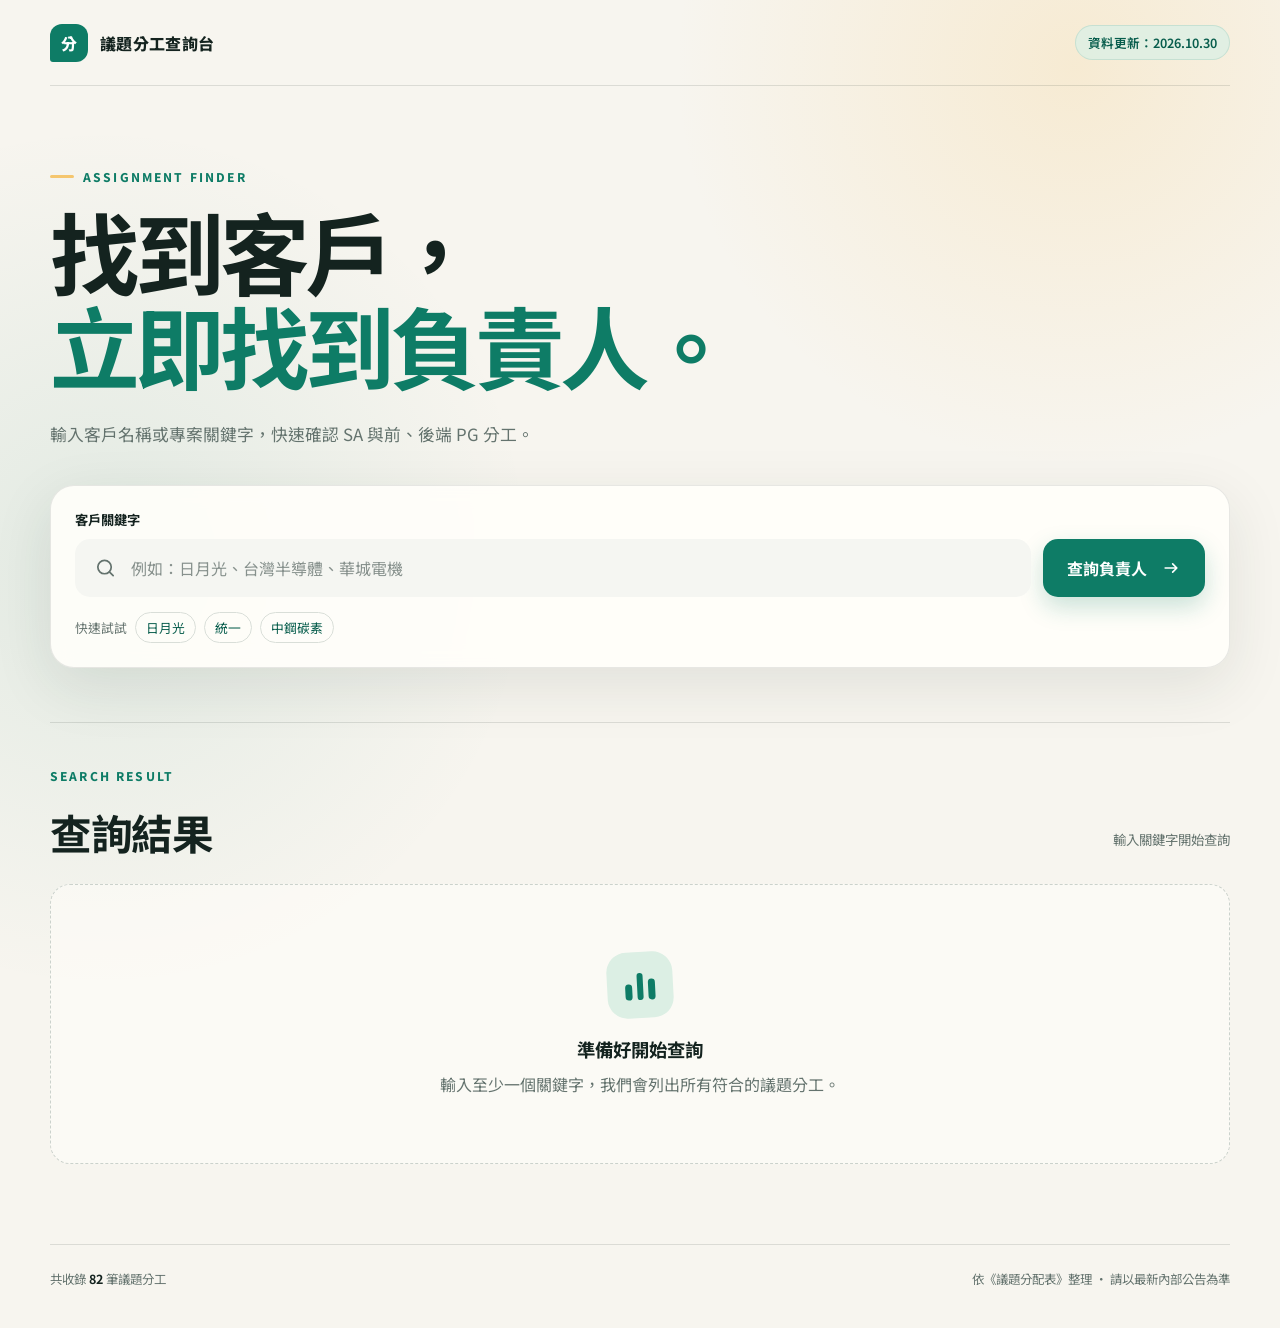
<file: dataset/issue-owner-finder/index.html>
<!doctype html>
<html lang="zh-Hant">
  <head>
    <meta charset="UTF-8" />
    <meta name="viewport" content="width=device-width, initial-scale=1.0" />
    <meta
      name="description"
      content="輸入客戶關鍵字，快速查詢議題負責的 SA、後端與前端 PG。"
    />
    <title>議題分工查詢台</title>
    <link rel="preconnect" href="https://fonts.googleapis.com" />
    <link rel="preconnect" href="https://fonts.gstatic.com" crossorigin />
    <link
      href="https://fonts.googleapis.com/css2?family=Noto+Sans+TC:wght@400;500;600;700;800&display=swap"
      rel="stylesheet"
    />
    <link rel="stylesheet" href="styles.css" />
  </head>
  <body>
    <div class="page-shell">
      <header class="topbar">
        <a class="brand" href="#" aria-label="議題分工查詢台首頁">
          <span class="brand-mark" aria-hidden="true">分</span>
          <span>議題分工查詢台</span>
        </a>
        <span class="data-badge">資料更新：2026.10.30</span>
      </header>

      <main>
        <section class="hero" aria-labelledby="page-title">
          <div class="eyebrow"><span></span> ASSIGNMENT FINDER</div>
          <h1 id="page-title">找到客戶，<br /><em>立即找到負責人。</em></h1>
          <p class="hero-copy">
            輸入客戶名稱或專案關鍵字，快速確認 SA 與前、後端 PG 分工。
          </p>

          <form class="search-panel" id="search-form" role="search">
            <label for="customer-search">客戶關鍵字</label>
            <div class="search-row">
              <div class="input-wrap">
                <svg aria-hidden="true" viewBox="0 0 24 24">
                  <circle cx="11" cy="11" r="7"></circle>
                  <path d="m20 20-4-4"></path>
                </svg>
                <input
                  id="customer-search"
                  name="keyword"
                  type="search"
                  placeholder="例如：日月光、台灣半導體、華城電機"
                  autocomplete="off"
                  enterkeyhint="search"
                />
                <button class="clear-button" id="clear-button" type="button" aria-label="清除搜尋">
                  ×
                </button>
              </div>
              <button class="search-button" type="submit">
                查詢負責人
                <svg aria-hidden="true" viewBox="0 0 24 24">
                  <path d="M5 12h14M14 7l5 5-5 5"></path>
                </svg>
              </button>
            </div>
            <div class="suggestions" aria-label="搜尋範例">
              <span>快速試試</span>
              <button type="button" data-query="日月光">日月光</button>
              <button type="button" data-query="統一">統一</button>
              <button type="button" data-query="中鋼碳素">中鋼碳素</button>
            </div>
          </form>
        </section>

        <section class="results-section" aria-labelledby="results-title">
          <div class="results-heading">
            <div>
              <p class="section-kicker">SEARCH RESULT</p>
              <h2 id="results-title">查詢結果</h2>
            </div>
            <p id="result-summary">輸入關鍵字開始查詢</p>
          </div>

          <div id="results" class="results" aria-live="polite">
            <div class="empty-state">
              <div class="empty-icon" aria-hidden="true">
                <span></span><span></span><span></span>
              </div>
              <h3>準備好開始查詢</h3>
              <p>輸入至少一個關鍵字，我們會列出所有符合的議題分工。</p>
            </div>
          </div>
        </section>
      </main>

      <footer>
        <p>共收錄 <strong id="record-count">0</strong> 筆議題分工</p>
        <p>依《議題分配表》整理 · 請以最新內部公告為準</p>
      </footer>
    </div>

    <script src="app.js"></script>
  </body>
</html>
</file>
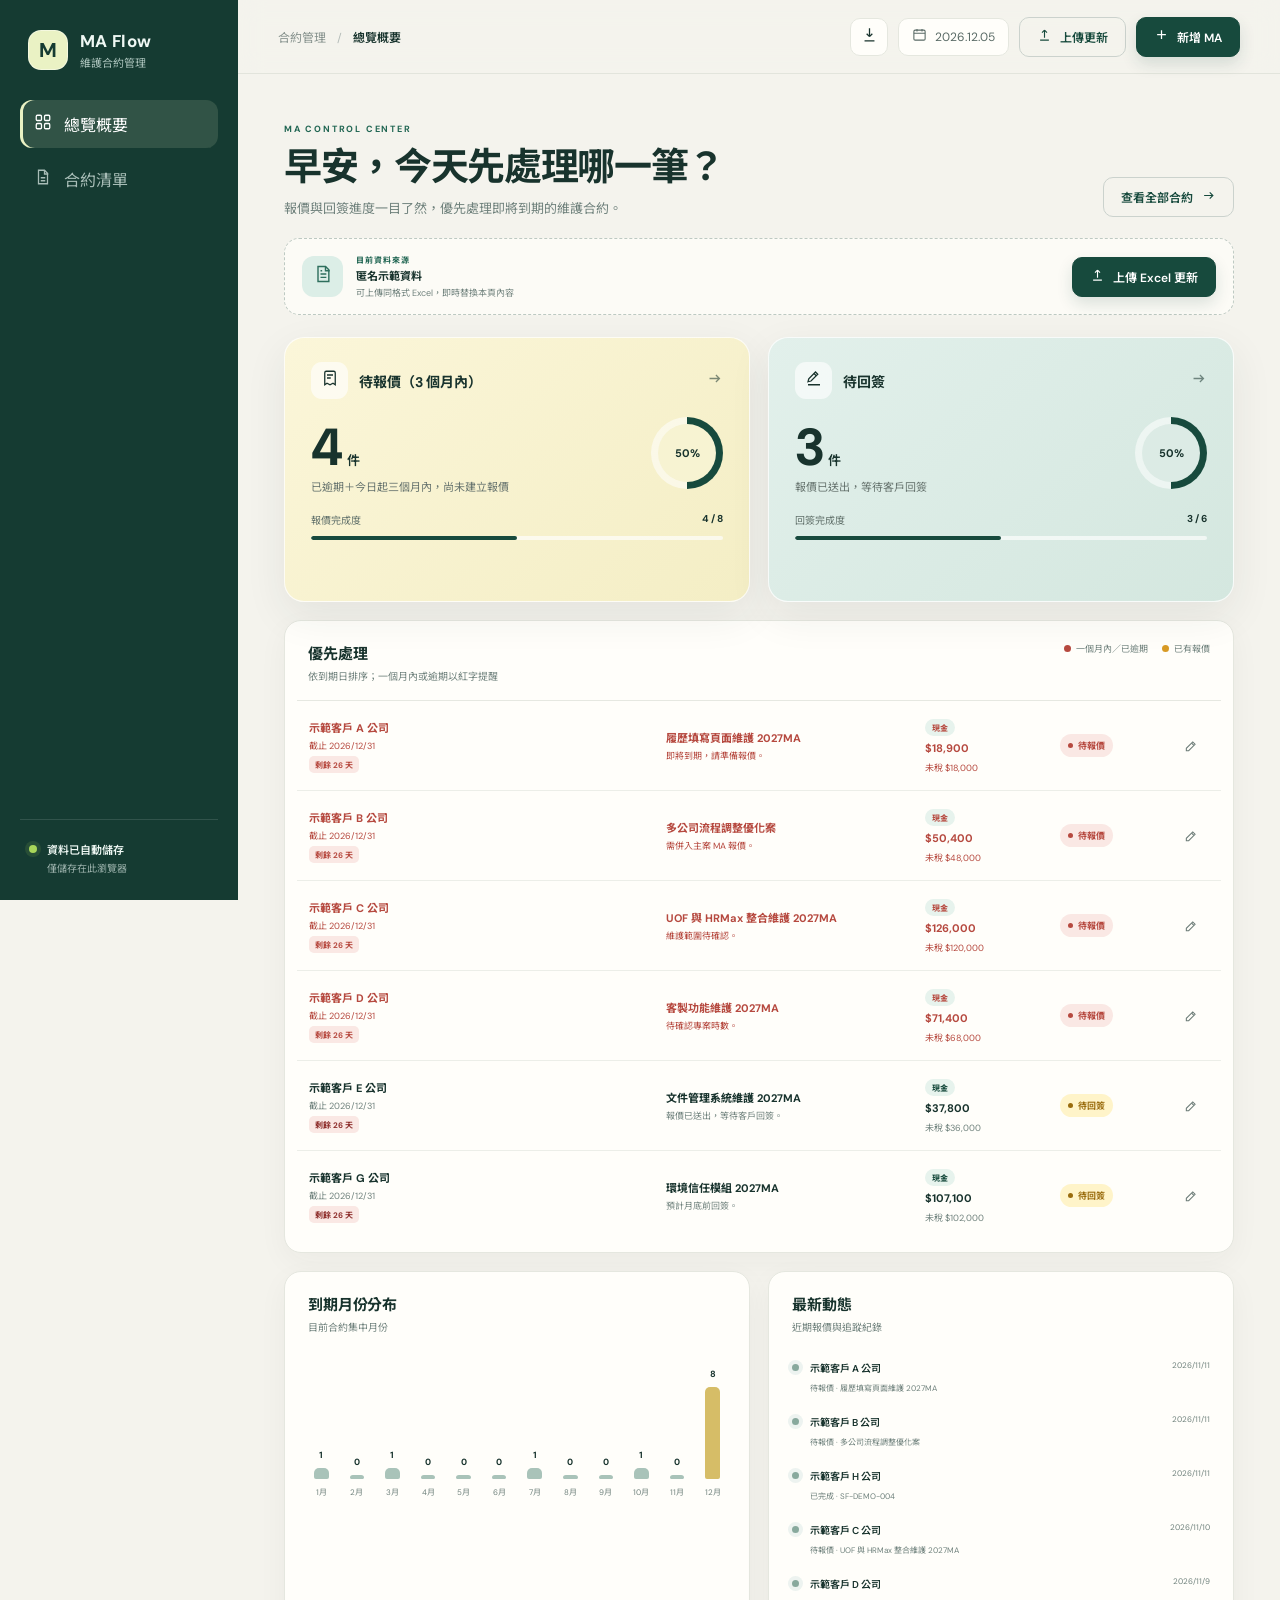
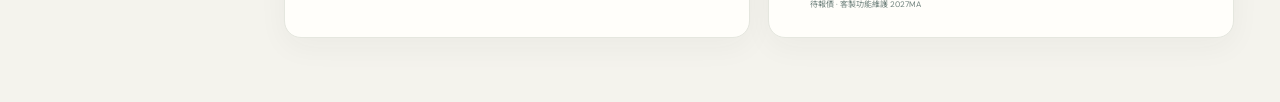
<file: dataset/ma-maintenance-dashboard/index.html>
<!doctype html>
<html lang="zh-Hant">
  <head>
    <meta charset="UTF-8" />
    <meta name="viewport" content="width=device-width, initial-scale=1.0" />
    <meta name="description" content="MA 維護保固合約報價與回簽追蹤管理台" />
    <meta name="theme-color" content="#16352e" />
    <title>MA Flow｜維護合約管理</title>
    <link rel="stylesheet" href="styles.css" />
  </head>
  <body>
    <div class="app-shell">
      <aside class="sidebar" aria-label="主要導覽">
        <a class="brand" href="#overview" aria-label="MA Flow 首頁">
          <span class="brand-mark">M</span>
          <span><b>MA Flow</b><small>維護合約管理</small></span>
        </a>
        <nav class="nav-list">
          <button class="nav-item active" data-view="overview">
            <span data-icon="grid"></span><span>總覽概要</span>
          </button>
          <button class="nav-item" data-view="contracts">
            <span data-icon="file"></span><span>合約清單</span>
          </button>
        </nav>
        <div class="sidebar-note">
          <span class="status-dot"></span>
          <div><b>資料已自動儲存</b><small>僅儲存在此瀏覽器</small></div>
        </div>
      </aside>

      <main>
        <header class="topbar">
          <button class="mobile-menu" id="mobileMenu" aria-label="開啟選單"><span data-icon="menu"></span></button>
          <div class="breadcrumb">合約管理 <span>/</span> <b id="pageName">總覽概要</b></div>
          <div class="topbar-actions">
            <button class="icon-button" id="exportBtn" title="匯出 CSV" aria-label="匯出 CSV"><span data-icon="download"></span></button>
            <div class="today"><span data-icon="calendar"></span><span id="todayLabel">2026.11.11</span></div>
            <button class="secondary-button import-top-button" id="importTopBtn"><span data-icon="upload"></span>上傳更新</button>
            <button class="primary-button" id="addContractBtn"><span data-icon="plus"></span>新增 MA</button>
          </div>
        </header>

        <section class="page active" id="overviewView">
          <div class="page-heading">
            <div>
              <span class="eyebrow">MA CONTROL CENTER</span>
              <h1>早安，今天先處理哪一筆？</h1>
              <p>報價與回簽進度一目了然，優先處理即將到期的維護合約。</p>
            </div>
            <button class="secondary-button" id="viewAllBtn">查看全部合約 <span data-icon="arrow"></span></button>
          </div>

          <section class="source-panel" id="dropZone">
            <div class="source-icon"><span data-icon="sheet"></span></div>
            <div class="source-copy">
              <span class="source-kicker">目前資料來源</span>
              <b id="sourceFileName">匿名示範資料</b>
              <small id="sourceMetaText">可上傳同格式 Excel，即時替換本頁內容</small>
            </div>
            <div class="source-actions">
              <button class="text-button" id="restoreBtn" hidden><span data-icon="undo"></span>還原上一版</button>
              <button class="primary-button" id="importBtn"><span data-icon="upload"></span>上傳 Excel 更新</button>
            </div>
            <input id="fileInput" type="file" accept=".xlsx,.csv,text/csv,application/vnd.openxmlformats-officedocument.spreadsheetml.sheet" hidden />
          </section>

          <div class="metric-grid">
            <article class="metric-card quote-card" data-filter-jump="pending_quote" tabindex="0" role="button" aria-label="查看待報價明細">
              <div class="metric-top">
                <span class="metric-icon"><span data-icon="quote"></span></span>
                <span class="metric-label">待報價（3 個月內）</span>
                <span class="metric-arrow" data-icon="arrow"></span>
              </div>
              <div class="metric-main">
                <div><button class="metric-number" id="pendingQuoteCount">0</button><span class="unit">件</span><p>已逾期＋今日起三個月內，尚未建立報價</p></div>
                <div class="ring" id="quoteRing"><span id="quotePercent">0%</span></div>
              </div>
              <div class="progress-row"><span>報價完成度</span><b id="quoteProgressText">0 / 0</b></div>
              <div class="progress-track"><i id="quoteProgressBar"></i></div>
            </article>

            <article class="metric-card sign-card" data-filter-jump="pending_signature" tabindex="0" role="button" aria-label="查看待回簽明細">
              <div class="metric-top">
                <span class="metric-icon"><span data-icon="signature"></span></span>
                <span class="metric-label">待回簽</span>
                <span class="metric-arrow" data-icon="arrow"></span>
              </div>
              <div class="metric-main">
                <div><button class="metric-number" id="pendingSignCount">0</button><span class="unit">件</span><p>報價已送出，等待客戶回簽</p></div>
                <div class="ring" id="signRing"><span id="signPercent">0%</span></div>
              </div>
              <div class="progress-row"><span>回簽完成度</span><b id="signProgressText">0 / 0</b></div>
              <div class="progress-track"><i id="signProgressBar"></i></div>
            </article>
          </div>

          <section class="panel priority-panel">
            <div class="panel-heading">
              <div><h2>優先處理</h2><p>依到期日排序；一個月內或逾期以紅字提醒</p></div>
              <div class="legend"><span><i class="legend-red"></i>一個月內／已逾期</span><span><i class="legend-yellow"></i>已有報價</span></div>
            </div>
            <div class="priority-list" id="priorityList"></div>
          </section>

          <div class="overview-bottom">
            <section class="panel deadline-panel">
              <div class="panel-heading"><div><h2>到期月份分布</h2><p>目前合約集中月份</p></div></div>
              <div class="month-bars" id="monthBars"></div>
            </section>
            <section class="panel activity-panel">
              <div class="panel-heading"><div><h2>最新動態</h2><p>近期報價與追蹤紀錄</p></div></div>
              <div class="activity-list" id="activityList"></div>
            </section>
          </div>
        </section>

        <section class="page" id="contractsView">
          <div class="page-heading contract-heading">
            <div>
              <span class="eyebrow">CONTRACT WORKSPACE</span>
              <h1 id="contractListTitle">全部合約</h1>
              <p id="contractListSubtitle">管理報價、回簽與維護期間。</p>
            </div>
            <div class="count-badge"><b id="visibleCount">0</b> 筆資料</div>
          </div>

          <section class="panel table-panel">
            <div class="quote-window-summary" id="quoteWindowSummary" hidden>
              <div class="summary-copy"><b>待報價到期分布</b><span>預設包含所有已逾期案件與未來三個月內到期案件</span></div>
              <button type="button" data-expiry-preset="overdue"><b id="overdueQuoteCount">0</b><span>已逾期</span></button>
              <button type="button" data-expiry-preset="next_30"><b id="next30QuoteCount">0</b><span>未來 30 天</span></button>
              <button type="button" data-expiry-preset="days_31_90"><b id="next90QuoteCount">0</b><span>31–90 天</span></button>
            </div>
            <div class="table-toolbar">
              <label class="search-box"><span data-icon="search"></span><input id="searchInput" type="search" placeholder="搜尋客戶、契約或報價單號" /></label>
              <div class="filter-group">
                <select id="statusFilter" aria-label="篩選狀態">
                  <option value="all">所有進度</option>
                  <option value="pending_quote">待報價（3 個月內）</option>
                  <option value="pending_signature">待回簽</option>
                  <option value="completed">已完成</option>
                  <option value="tracking">持續追蹤</option>
                </select>
                <select id="companyFilter" aria-label="篩選公司"><option value="all">所有公司</option></select>
                <select id="expiryPresetFilter" aria-label="篩選保固到期時間">
                  <option value="all">所有到期時間</option>
                  <option value="quote_window">已逾期＋未來 3 個月</option>
                  <option value="overdue">今日以前（已逾期）</option>
                  <option value="next_30">未來 30 天</option>
                  <option value="days_31_90">未來 31–90 天</option>
                  <option value="next_90">今日起未來 3 個月</option>
                  <option value="custom">自訂日期區間</option>
                </select>
                <select id="monthFilter" aria-label="篩選到期月份"><option value="all">所有月份</option></select>
                <label class="date-filter" id="expiryStartLabel" hidden><span>到期日起</span><input id="expiryStartDate" type="date" /></label>
                <label class="date-filter" id="expiryEndLabel" hidden><span>到期日止</span><input id="expiryEndDate" type="date" /></label>
                <button type="button" class="filter-reset" id="resetFiltersBtn">清除篩選</button>
              </div>
            </div>
            <div class="table-wrap">
              <table>
                <thead><tr><th>狀態</th><th>帳戶 / 契約</th><th>報價方式</th><th>期間 / 到期提醒</th><th>報價單號</th><th>最近更新</th><th>操作</th></tr></thead>
                <tbody id="contractTableBody"></tbody>
              </table>
              <div class="empty-state" id="emptyState"><span data-icon="search"></span><h3>找不到符合條件的合約</h3><p>請調整搜尋關鍵字或篩選條件。</p></div>
            </div>
          </section>
        </section>
      </main>
    </div>

    <dialog id="contractDialog">
      <form method="dialog" id="contractForm">
        <div class="dialog-header">
          <div><span class="eyebrow">MA RECORD</span><h2 id="dialogTitle">新增 MA</h2></div>
          <button type="button" class="icon-button" id="closeDialogBtn" aria-label="關閉"><span data-icon="close"></span></button>
        </div>
        <div class="form-grid">
          <label class="wide"><span>帳戶名稱 *</span><input name="account" required placeholder="例：示範客戶 A 公司" /></label>
          <label class="wide"><span>契約名稱 *</span><input name="contract" required placeholder="例：歷程填寫頁面 2027MA" /></label>
          <label><span>報價類型 *</span><select name="quoteType" id="quoteType" required><option value="cash">現金</option><option value="hours">時數</option></select></label>
          <label><span>成交類型</span><select name="dealType"><option>維護保固</option><option>專案</option><option>其他</option></select></label>
          <label class="cash-field"><span>未稅金額</span><input name="amount" type="number" min="0" step="1" placeholder="0" /></label>
          <label class="cash-field"><span>含稅金額</span><input name="taxAmount" type="number" min="0" step="1" placeholder="0" /></label>
          <label class="hours-field" hidden><span>原有專案時數</span><input name="projectHours" type="number" min="0" step="0.01" placeholder="0" /></label>
          <label class="hours-field" hidden><span>本次要報價的時數</span><input name="quoteHours" type="number" min="0" step="0.01" readonly /><small id="hoursFormula">原有專案時數 × 15% × 12/12</small></label>
          <label><span>合約起日</span><input name="startDate" type="date" /></label>
          <label><span>合約截止日 *</span><input name="endDate" type="date" required /></label>
          <label><span>工作狀態 *</span><select name="status" required><option value="pending_quote">待報價</option><option value="pending_signature">待回簽</option><option value="completed">已完成</option><option value="tracking">持續追蹤</option></select></label>
          <label><span>報價單號</span><input name="quoteNo" placeholder="例：SF-DEMO-001" /></label>
          <label><span>最近一次實際開票日</span><input name="lastInvoiceDate" type="date" /></label>
          <label class="wide"><span>追蹤進度</span><textarea name="note" rows="3" placeholder="記錄客戶回覆、預計回簽日或下一步"></textarea></label>
        </div>
        <input type="hidden" name="id" />
        <div class="dialog-actions"><button type="button" class="secondary-button" id="cancelDialogBtn">取消</button><button class="primary-button" value="save"><span data-icon="check"></span>儲存資料</button></div>
      </form>
    </dialog>

    <div class="toast" id="toast" role="status" aria-live="polite"><span data-icon="check"></span><span id="toastMessage">已儲存</span></div>
    <script src="app.js"></script>
  </body>
</html>
</file>
<file: dataset/issue-owner-finder/styles.css>
:root {
  color-scheme: light;
  --ink: #14231f;
  --muted: #64736e;
  --paper: #f7f5ef;
  --surface: #fffefa;
  --line: #d9ded8;
  --green: #0e7c66;
  --green-dark: #075d4c;
  --mint: #dcefe4;
  --apricot: #f5c66e;
  --shadow: 0 18px 60px rgba(26, 51, 43, 0.1);
}

* {
  box-sizing: border-box;
}

html {
  scroll-behavior: smooth;
}

body {
  margin: 0;
  min-width: 320px;
  min-height: 100vh;
  color: var(--ink);
  background:
    radial-gradient(circle at 84% 5%, rgba(245, 198, 110, 0.22), transparent 25rem),
    radial-gradient(circle at 8% 42%, rgba(14, 124, 102, 0.09), transparent 27rem),
    var(--paper);
  font-family: "Noto Sans TC", system-ui, sans-serif;
}

button,
input {
  font: inherit;
}

button {
  color: inherit;
}

.page-shell {
  width: min(1180px, calc(100% - 40px));
  margin: 0 auto;
}

.topbar {
  display: flex;
  align-items: center;
  justify-content: space-between;
  min-height: 86px;
  border-bottom: 1px solid rgba(20, 35, 31, 0.12);
}

.brand {
  display: inline-flex;
  gap: 12px;
  align-items: center;
  color: var(--ink);
  font-weight: 800;
  text-decoration: none;
  letter-spacing: 0.02em;
}

.brand-mark {
  display: grid;
  width: 38px;
  height: 38px;
  place-items: center;
  color: #fff;
  background: var(--green);
  border-radius: 12px 12px 12px 3px;
}

.data-badge {
  padding: 7px 12px;
  color: var(--green-dark);
  background: rgba(220, 239, 228, 0.82);
  border: 1px solid rgba(14, 124, 102, 0.12);
  border-radius: 999px;
  font-size: 0.79rem;
  font-weight: 600;
}

.hero {
  padding: 82px 0 54px;
}

.eyebrow,
.section-kicker {
  margin: 0 0 18px;
  color: var(--green);
  font-size: 0.75rem;
  font-weight: 800;
  letter-spacing: 0.18em;
}

.eyebrow {
  display: flex;
  gap: 9px;
  align-items: center;
}

.eyebrow span {
  width: 24px;
  height: 3px;
  background: var(--apricot);
  border-radius: 99px;
}

h1 {
  max-width: 820px;
  margin: 0;
  font-size: clamp(3rem, 7vw, 5.8rem);
  line-height: 1.05;
  letter-spacing: -0.055em;
}

h1 em {
  color: var(--green);
  font-style: normal;
}

.hero-copy {
  max-width: 620px;
  margin: 28px 0 36px;
  color: var(--muted);
  font-size: 1.05rem;
  line-height: 1.8;
}

.search-panel {
  padding: 24px;
  background: rgba(255, 254, 250, 0.92);
  border: 1px solid rgba(20, 35, 31, 0.1);
  border-radius: 24px;
  box-shadow: var(--shadow);
  backdrop-filter: blur(10px);
}

.search-panel > label {
  display: block;
  margin-bottom: 10px;
  font-size: 0.83rem;
  font-weight: 700;
}

.search-row {
  display: grid;
  grid-template-columns: minmax(0, 1fr) auto;
  gap: 12px;
}

.input-wrap {
  position: relative;
}

.input-wrap > svg {
  position: absolute;
  top: 50%;
  left: 19px;
  width: 23px;
  fill: none;
  stroke: var(--muted);
  stroke-linecap: round;
  stroke-width: 1.8;
  transform: translateY(-50%);
  pointer-events: none;
}

input[type="search"] {
  width: 100%;
  height: 58px;
  padding: 0 52px 0 55px;
  color: var(--ink);
  background: #f5f6f2;
  border: 1px solid transparent;
  border-radius: 15px;
  outline: none;
  transition: 160ms ease;
}

input[type="search"]::placeholder {
  color: #87918d;
}

input[type="search"]:focus {
  background: #fff;
  border-color: var(--green);
  box-shadow: 0 0 0 4px rgba(14, 124, 102, 0.1);
}

input[type="search"]::-webkit-search-cancel-button {
  display: none;
}

.clear-button {
  position: absolute;
  top: 50%;
  right: 13px;
  display: none;
  width: 32px;
  height: 32px;
  padding: 0;
  color: var(--muted);
  background: transparent;
  border: 0;
  border-radius: 50%;
  font-size: 1.55rem;
  line-height: 1;
  cursor: pointer;
  transform: translateY(-50%);
}

.clear-button.visible {
  display: block;
}

.clear-button:hover {
  background: #e8ebe7;
}

.search-button {
  display: inline-flex;
  height: 58px;
  padding: 0 24px;
  gap: 14px;
  align-items: center;
  justify-content: center;
  color: #fff;
  background: var(--green);
  border: 0;
  border-radius: 15px;
  box-shadow: 0 10px 24px rgba(14, 124, 102, 0.22);
  font-weight: 700;
  cursor: pointer;
  transition: 160ms ease;
}

.search-button:hover {
  background: var(--green-dark);
  transform: translateY(-1px);
}

.search-button svg {
  width: 20px;
  fill: none;
  stroke: currentColor;
  stroke-linecap: round;
  stroke-linejoin: round;
  stroke-width: 2;
}

.suggestions {
  display: flex;
  flex-wrap: wrap;
  gap: 8px;
  align-items: center;
  margin-top: 15px;
  color: var(--muted);
  font-size: 0.8rem;
}

.suggestions button {
  padding: 5px 10px;
  color: var(--green-dark);
  background: transparent;
  border: 1px solid var(--line);
  border-radius: 999px;
  cursor: pointer;
}

.suggestions button:hover {
  background: var(--mint);
  border-color: transparent;
}

.results-section {
  padding: 44px 0 80px;
  border-top: 1px solid rgba(20, 35, 31, 0.12);
}

.results-heading {
  display: flex;
  align-items: end;
  justify-content: space-between;
  margin-bottom: 22px;
}

.results-heading h2 {
  margin: 0;
  font-size: clamp(1.8rem, 4vw, 2.6rem);
  letter-spacing: -0.035em;
}

.results-heading p:last-child {
  color: var(--muted);
  font-size: 0.84rem;
}

.results {
  display: grid;
  gap: 14px;
}

.result-card {
  display: grid;
  grid-template-columns: minmax(230px, 1.25fr) minmax(160px, 0.65fr) minmax(300px, 1fr);
  gap: 20px;
  align-items: stretch;
  padding: 22px;
  background: var(--surface);
  border: 1px solid rgba(20, 35, 31, 0.1);
  border-radius: 19px;
  box-shadow: 0 8px 28px rgba(26, 51, 43, 0.05);
  animation: card-in 260ms both;
}

@keyframes card-in {
  from {
    opacity: 0;
    transform: translateY(8px);
  }
}

.customer-block {
  padding-right: 18px;
  border-right: 1px solid var(--line);
}

.card-index {
  display: inline-block;
  margin-bottom: 10px;
  color: var(--muted);
  font-size: 0.73rem;
  font-weight: 700;
  letter-spacing: 0.08em;
}

.customer-block h3 {
  margin: 0;
  font-size: 1.04rem;
  line-height: 1.55;
}

.product-tags {
  display: flex;
  flex-wrap: wrap;
  gap: 6px;
  margin-top: 13px;
}

.product-tag {
  padding: 4px 8px;
  color: #6d5220;
  background: #fff1cf;
  border-radius: 6px;
  font-size: 0.72rem;
  font-weight: 700;
}

.owner-column {
  padding: 2px 0;
}

.owner-label {
  display: block;
  margin-bottom: 8px;
  color: var(--muted);
  font-size: 0.72rem;
  font-weight: 700;
  letter-spacing: 0.08em;
}

.person {
  display: flex;
  gap: 10px;
  align-items: center;
}

.person-avatar {
  display: grid;
  flex: 0 0 auto;
  width: 36px;
  height: 36px;
  place-items: center;
  color: var(--green-dark);
  background: var(--mint);
  border-radius: 11px;
  font-weight: 800;
}

.person strong {
  display: block;
  font-size: 0.94rem;
}

.person small {
  display: block;
  margin-top: 2px;
  color: var(--muted);
  font-size: 0.72rem;
}

.pg-grid {
  display: grid;
  grid-template-columns: repeat(2, minmax(0, 1fr));
  gap: 12px;
}

.pg-box {
  padding: 13px 14px;
  background: #f5f7f3;
  border-radius: 13px;
}

.pg-box span {
  display: block;
  margin-bottom: 5px;
  color: var(--muted);
  font-size: 0.71rem;
  font-weight: 700;
}

.pg-box strong {
  font-size: 0.9rem;
}

.pg-box small {
  display: block;
  margin-top: 4px;
  color: var(--muted);
  font-size: 0.68rem;
}

.unassigned {
  color: #929b97;
  font-weight: 500 !important;
}

.empty-state {
  display: grid;
  min-height: 280px;
  padding: 42px;
  place-items: center;
  align-content: center;
  text-align: center;
  background: rgba(255, 254, 250, 0.55);
  border: 1px dashed #cbd2cc;
  border-radius: 20px;
}

.empty-icon {
  display: flex;
  width: 66px;
  height: 66px;
  gap: 5px;
  align-items: end;
  justify-content: center;
  margin-bottom: 18px;
  padding: 18px;
  background: var(--mint);
  border-radius: 20px;
  transform: rotate(-3deg);
}

.empty-icon span {
  width: 7px;
  background: var(--green);
  border-radius: 99px;
}

.empty-icon span:nth-child(1) { height: 16px; }
.empty-icon span:nth-child(2) { height: 27px; }
.empty-icon span:nth-child(3) { height: 21px; }

.empty-state h3 {
  margin: 0;
  font-size: 1.15rem;
}

.empty-state p {
  max-width: 430px;
  margin: 9px 0 0;
  color: var(--muted);
  line-height: 1.65;
}

mark {
  color: inherit;
  background: linear-gradient(transparent 58%, rgba(245, 198, 110, 0.55) 58%);
}

footer {
  display: flex;
  justify-content: space-between;
  padding: 25px 0 40px;
  color: var(--muted);
  border-top: 1px solid rgba(20, 35, 31, 0.12);
  font-size: 0.78rem;
}

footer p {
  margin: 0;
}

footer strong {
  color: var(--ink);
}

@media (max-width: 850px) {
  .hero {
    padding-top: 58px;
  }

  .result-card {
    grid-template-columns: 1fr 1fr;
  }

  .customer-block {
    grid-column: 1 / -1;
    padding: 0 0 18px;
    border-right: 0;
    border-bottom: 1px solid var(--line);
  }
}

@media (max-width: 640px) {
  .page-shell {
    width: min(100% - 24px, 1180px);
  }

  .topbar {
    min-height: 72px;
  }

  .brand {
    font-size: 0.92rem;
  }

  .brand-mark {
    width: 34px;
    height: 34px;
  }

  .data-badge {
    display: none;
  }

  h1 {
    font-size: clamp(2.7rem, 15vw, 4.2rem);
  }

  .search-panel {
    padding: 17px;
    border-radius: 19px;
  }

  .search-row {
    grid-template-columns: 1fr;
  }

  .search-button {
    width: 100%;
  }

  .results-heading {
    align-items: start;
    flex-direction: column;
    gap: 5px;
  }

  .results-heading p:last-child {
    margin-bottom: 0;
  }

  .result-card {
    grid-template-columns: 1fr;
    gap: 16px;
    padding: 18px;
  }

  .pg-grid {
    grid-template-columns: 1fr;
  }

  footer {
    align-items: flex-start;
    flex-direction: column;
    gap: 7px;
  }
}

@media (prefers-reduced-motion: reduce) {
  *,
  *::before,
  *::after {
    scroll-behavior: auto !important;
    animation-duration: 0.01ms !important;
    animation-iteration-count: 1 !important;
    transition-duration: 0.01ms !important;
  }
}
</file>
<file: dataset/ma-maintenance-dashboard/styles.css>
@import url('https://fonts.googleapis.com/css2?family=DM+Sans:wght@400;500;600;700&family=Noto+Sans+TC:wght@400;500;600;700&display=swap');

:root {
  --ink: #18332d;
  --muted: #70827d;
  --forest: #174a3d;
  --forest-2: #216653;
  --mint: #e7f3ed;
  --cream: #f4f3ed;
  --paper: #fffefa;
  --line: #e5e7df;
  --amber: #d89a24;
  --amber-bg: #fff4c9;
  --red: #b6493f;
  --red-bg: #fae8e4;
  --blue: #376c80;
  --shadow: 0 14px 42px rgba(36, 57, 49, .08);
}

* { box-sizing: border-box; }
html { scroll-behavior: smooth; }
body { margin: 0; min-width: 320px; color: var(--ink); background: var(--cream); font-family: 'DM Sans', 'Noto Sans TC', sans-serif; }
button, input, select, textarea { font: inherit; }
button { color: inherit; }
[hidden] { display: none !important; }

.app-shell { min-height: 100vh; display: grid; grid-template-columns: 238px 1fr; }
.sidebar { position: fixed; z-index: 20; inset: 0 auto 0 0; width: 238px; padding: 30px 20px 22px; color: #eff8f4; background: #153b32; display: flex; flex-direction: column; }
.brand { display: flex; gap: 12px; align-items: center; color: inherit; text-decoration: none; padding: 0 8px 30px; }
.brand-mark { width: 40px; height: 40px; display: grid; place-items: center; border: 1px solid rgba(255,255,255,.45); border-radius: 13px; font-weight: 700; font-size: 20px; color: #153b32; background: #eaf2c4; }
.brand b, .brand small { display: block; }
.brand b { font-size: 17px; letter-spacing: .02em; }
.brand small { margin-top: 2px; font-size: 11px; color: #a9c1ba; }
.nav-list { display: grid; gap: 7px; }
.nav-item { border: 0; background: transparent; color: #a8bdb7; padding: 12px 14px; border-radius: 12px; display: flex; gap: 12px; align-items: center; cursor: pointer; text-align: left; transition: .2s ease; }
.nav-item:hover { color: white; background: rgba(255,255,255,.06); }
.nav-item.active { color: white; background: rgba(234,242,196,.13); box-shadow: inset 3px 0 #eaf2c4; }
.nav-item svg { width: 18px; height: 18px; }
.sidebar-note { margin-top: auto; border-top: 1px solid rgba(255,255,255,.12); padding: 21px 9px 3px; display: flex; align-items: flex-start; gap: 10px; }
.sidebar-note b, .sidebar-note small { display: block; }
.sidebar-note b { font-size: 11px; font-weight: 600; }
.sidebar-note small { color: #9bb1ab; font-size: 10px; margin-top: 3px; }
.status-dot { margin-top: 4px; width: 8px; height: 8px; border-radius: 50%; background: #a8d65a; box-shadow: 0 0 0 4px rgba(168,214,90,.12); }

main { grid-column: 2; min-width: 0; }
.topbar { height: 74px; padding: 0 40px; border-bottom: 1px solid #e2e4dc; background: rgba(244,243,237,.92); backdrop-filter: blur(12px); display: flex; align-items: center; justify-content: space-between; position: sticky; top: 0; z-index: 15; }
.breadcrumb { color: #86918d; font-size: 12px; }
.breadcrumb span { padding: 0 8px; color: #b5bcb9; }
.breadcrumb b { color: var(--ink); font-weight: 600; }
.topbar-actions { display: flex; gap: 10px; align-items: center; }
.today { height: 38px; padding: 0 13px; border: 1px solid var(--line); border-radius: 10px; display: flex; align-items: center; gap: 8px; font-size: 12px; color: #596a65; background: var(--paper); }
.today svg { width: 15px; }
.icon-button { width: 38px; height: 38px; border: 1px solid var(--line); border-radius: 10px; display: grid; place-items: center; background: var(--paper); cursor: pointer; }
.icon-button:hover { background: white; border-color: #c8cec9; }
.icon-button svg { width: 17px; height: 17px; }
.primary-button, .secondary-button { min-height: 40px; padding: 0 17px; border-radius: 10px; display: inline-flex; gap: 8px; align-items: center; justify-content: center; cursor: pointer; font-weight: 600; font-size: 12px; }
.primary-button { border: 1px solid var(--forest); color: white; background: var(--forest); box-shadow: 0 7px 16px rgba(23,74,61,.14); }
.primary-button:hover { background: #0f3e32; }
.secondary-button { color: var(--forest); background: transparent; border: 1px solid #cbd2cd; }
.secondary-button:hover { background: white; }
.primary-button svg, .secondary-button svg { width: 15px; height: 15px; }
.mobile-menu { display: none; }

.source-panel { margin: -8px 0 22px; padding: 15px 17px; border: 1px dashed #bdc9c2; border-radius: 15px; background: rgba(255,254,250,.7); display: flex; align-items: center; gap: 13px; transition: .2s ease; }
.source-panel.dragover { border-color: var(--forest); background: #edf5f1; box-shadow: inset 0 0 0 2px rgba(23,74,61,.08); }
.source-icon { width: 41px; height: 41px; flex: 0 0 41px; display: grid; place-items: center; border-radius: 12px; color: #2e6f5d; background: #dceee7; }
.source-icon svg { width: 20px; height: 20px; }
.source-copy { min-width: 0; }
.source-copy span, .source-copy b, .source-copy small { display: block; }
.source-kicker { margin-bottom: 2px; color: var(--forest-2); font-size: 8px; font-weight: 700; letter-spacing: .12em; }
.source-copy b { overflow: hidden; text-overflow: ellipsis; white-space: nowrap; font-size: 11px; }
.source-copy small { margin-top: 3px; color: var(--muted); font-size: 9px; }
.source-actions { margin-left: auto; display: flex; align-items: center; gap: 8px; }
.text-button { padding: 7px 9px; border: 0; background: transparent; color: #6b7c76; display: inline-flex; align-items: center; gap: 6px; cursor: pointer; font-size: 10px; }
.text-button:hover { color: var(--forest); }
.text-button svg { width: 14px; }

.page { display: none; padding: 42px 46px 64px; max-width: 1500px; margin: 0 auto; }
.page.active { display: block; animation: appear .28s ease; }
@keyframes appear { from { opacity: 0; transform: translateY(4px); } to { opacity: 1; transform: none; } }
.page-heading { display: flex; align-items: flex-end; justify-content: space-between; gap: 24px; margin-bottom: 29px; }
.eyebrow { display: inline-block; font-size: 9px; font-weight: 700; letter-spacing: .2em; color: var(--forest-2); margin-bottom: 9px; }
h1, h2, h3, p { margin-top: 0; }
h1 { margin-bottom: 8px; font-size: clamp(27px, 3vw, 38px); line-height: 1.22; letter-spacing: -.035em; }
.page-heading p { color: var(--muted); margin-bottom: 0; font-size: 13px; }

.metric-grid { display: grid; grid-template-columns: repeat(2, minmax(0, 1fr)); gap: 18px; margin-bottom: 18px; }
.metric-card { min-height: 265px; padding: 24px 26px 23px; border: 1px solid rgba(255,255,255,.8); border-radius: 20px; cursor: pointer; box-shadow: var(--shadow); transition: transform .2s ease, box-shadow .2s ease; outline: none; }
.metric-card:hover, .metric-card:focus-visible { transform: translateY(-3px); box-shadow: 0 18px 52px rgba(36,57,49,.12); }
.quote-card { background: linear-gradient(140deg, #fbf6d9, #f4eec5); }
.sign-card { background: linear-gradient(140deg, #e2f0eb, #d4e7df); }
.metric-top { display: flex; align-items: center; }
.metric-icon { width: 37px; height: 37px; border-radius: 11px; display: grid; place-items: center; margin-right: 11px; color: var(--ink); background: rgba(255,255,255,.63); }
.metric-icon svg { width: 18px; }
.metric-label { font-size: 14px; font-weight: 700; }
.metric-arrow { width: 17px; margin-left: auto; opacity: .55; }
.metric-main { min-height: 108px; display: flex; align-items: center; justify-content: space-between; gap: 20px; }
.metric-number { padding: 0; border: 0; background: transparent; font-weight: 700; font-size: 52px; letter-spacing: -.06em; cursor: pointer; }
.unit { font-size: 13px; font-weight: 600; margin-left: 7px; }
.metric-main p { margin: -3px 0 0; color: #66736e; font-size: 11px; }
.ring { --pct: 0; width: 72px; height: 72px; flex: 0 0 72px; display: grid; place-items: center; border-radius: 50%; background: conic-gradient(var(--forest) calc(var(--pct) * 1%), rgba(255,255,255,.55) 0); position: relative; }
.ring::before { content: ''; position: absolute; inset: 7px; background: #f7f3d2; border-radius: inherit; }
.sign-card .ring::before { background: #dcebe5; }
.ring span { z-index: 1; font-size: 11px; font-weight: 700; }
.progress-row { margin-top: 5px; display: flex; justify-content: space-between; color: #61716b; font-size: 10px; }
.progress-row b { color: var(--ink); }
.progress-track { height: 4px; overflow: hidden; border-radius: 20px; margin-top: 9px; background: rgba(255,255,255,.66); }
.progress-track i { display: block; height: 100%; width: 0; border-radius: inherit; background: var(--forest); transition: width .5s ease; }

.panel { background: var(--paper); border: 1px solid var(--line); border-radius: 17px; box-shadow: 0 9px 30px rgba(36,57,49,.045); }
.panel-heading { padding: 21px 23px 17px; display: flex; justify-content: space-between; align-items: flex-start; }
.panel-heading h2 { font-size: 15px; letter-spacing: -.01em; margin-bottom: 4px; }
.panel-heading p { color: var(--muted); font-size: 10px; margin: 0; }
.legend { display: flex; gap: 14px; font-size: 9px; color: var(--muted); }
.legend span { display: flex; align-items: center; gap: 5px; }
.legend i { width: 7px; height: 7px; border-radius: 50%; }
.legend-red { background: var(--red); }
.legend-yellow { background: var(--amber); }
.priority-list { padding: 0 12px 12px; }
.priority-item { padding: 14px 12px; border-top: 1px solid #eceee8; display: grid; grid-template-columns: minmax(200px, 1.4fr) minmax(180px, 1fr) 120px 100px 34px; gap: 15px; align-items: center; }
.priority-item:first-child { border-top-color: #e6e8e1; }
.account-cell, .contract-cell { min-width: 0; }
.account-cell b, .contract-cell b { display: block; overflow: hidden; text-overflow: ellipsis; white-space: nowrap; font-size: 11px; }
.account-cell small, .contract-cell small { display: block; margin-top: 4px; color: var(--muted); font-size: 9px; overflow: hidden; text-overflow: ellipsis; white-space: nowrap; }
.contract-cell.urgent b, .deadline-critical b, .deadline-critical span, .deadline-critical small { color: var(--red) !important; }
.deadline-note { display: inline-flex !important; width: fit-content; margin-top: 4px; padding: 3px 6px; border-radius: 5px; color: #8e2f2c !important; background: var(--red-bg); font-size: 8px; font-weight: 700; }
.amount-cell b { display: block; font-size: 11px; }
.amount-cell small { color: var(--muted); font-size: 9px; }
.quote-type { display: inline-flex; align-items: center; margin-bottom: 5px; padding: 3px 7px; border-radius: 20px; color: var(--forest); background: var(--mint); font-size: 8px; font-weight: 700; }
.quote-hours { display: block; color: var(--ink); font-size: 10px; font-weight: 700; }
.quote-hours small { display: block; margin-top: 3px; color: var(--muted); font-size: 8px; font-weight: 500; }
.status-pill { justify-self: start; display: inline-flex; align-items: center; gap: 5px; padding: 5px 8px; border-radius: 30px; white-space: nowrap; font-size: 9px; font-weight: 700; }
.status-pill::before { content: ''; width: 5px; height: 5px; border-radius: 50%; background: currentColor; }
.pending-quote { color: var(--red); background: var(--red-bg); }
.pending-signature { color: #9a6c0d; background: var(--amber-bg); }
.completed { color: #2d7662; background: #e5f2ed; }
.tracking { color: var(--blue); background: #e7f0f3; }
.row-action { width: 32px; height: 32px; border: 0; border-radius: 8px; color: #6c7c77; background: transparent; display: grid; place-items: center; cursor: pointer; }
.row-action:hover { color: var(--forest); background: var(--mint); }
.row-action svg { width: 14px; }
.overview-bottom { display: grid; grid-template-columns: 1fr 1fr; gap: 18px; margin-top: 18px; }
.month-bars { height: 167px; padding: 5px 23px 21px; display: flex; align-items: end; justify-content: space-around; gap: 9px; }
.month-bar { height: 100%; display: flex; flex-direction: column; justify-content: end; align-items: center; flex: 1; gap: 7px; color: var(--muted); font-size: 8px; }
.month-bar b { font-size: 9px; color: var(--ink); }
.month-bar i { display: block; width: min(22px, 55%); min-height: 4px; background: #a9c3b9; border-radius: 5px 5px 2px 2px; }
.month-bar.hot i { background: #d6bd67; }
.activity-list { padding: 0 23px 16px; }
.activity-item { position: relative; display: grid; grid-template-columns: 8px 1fr auto; align-items: start; gap: 10px; padding: 9px 0; }
.activity-item i { width: 7px; height: 7px; margin-top: 4px; border-radius: 50%; background: #88a99d; box-shadow: 0 0 0 4px #edf3f0; }
.activity-item b { display: block; font-size: 10px; font-weight: 600; }
.activity-item small, .activity-item time { color: var(--muted); font-size: 8px; }

.contract-heading { align-items: center; }
.count-badge { padding: 8px 12px; border-radius: 40px; color: var(--forest); background: var(--mint); font-size: 10px; }
.count-badge b { font-size: 13px; }
.table-panel { overflow: hidden; }
.quote-window-summary { padding: 16px 19px; border-bottom: 1px solid var(--line); display: grid; grid-template-columns: minmax(250px, 1fr) repeat(3, minmax(92px, 120px)); align-items: stretch; gap: 9px; background: #fbfbf7; }
.quote-window-summary[hidden] { display: none; }
.summary-copy { align-self: center; }
.summary-copy b, .summary-copy span { display: block; }
.summary-copy b { margin-bottom: 4px; font-size: 11px; }
.summary-copy span { color: var(--muted); font-size: 9px; }
.quote-window-summary button { padding: 9px 11px; border: 1px solid #e5e7df; border-radius: 10px; color: var(--ink); background: white; text-align: left; cursor: pointer; }
.quote-window-summary button:hover, .quote-window-summary button.active { border-color: #aac8bd; background: var(--mint); }
.quote-window-summary button b, .quote-window-summary button span { display: block; }
.quote-window-summary button b { margin-bottom: 2px; font-size: 17px; }
.quote-window-summary button:first-of-type b { color: var(--red); }
.quote-window-summary button span { color: var(--muted); font-size: 8px; }
.table-toolbar { padding: 17px 19px; border-bottom: 1px solid var(--line); display: flex; justify-content: space-between; gap: 12px; }
.search-box { height: 40px; width: min(390px, 46%); padding: 0 12px; border: 1px solid var(--line); border-radius: 10px; display: flex; align-items: center; gap: 8px; background: #fafaf7; }
.search-box svg { width: 15px; color: #82908b; }
.search-box input { width: 100%; border: 0; outline: 0; background: transparent; font-size: 11px; color: var(--ink); }
.filter-group { display: flex; flex-wrap: wrap; justify-content: flex-end; gap: 8px; }
.filter-group select { max-width: 210px; }
.date-filter { height: 40px; padding: 3px 8px 3px 10px; border: 1px solid var(--line); border-radius: 10px; display: flex; align-items: center; gap: 7px; background: #fafaf7; }
.date-filter[hidden] { display: none; }
.date-filter span { color: var(--muted); font-size: 8px; white-space: nowrap; }
.date-filter input { width: 116px; border: 0; outline: 0; color: #52645e; background: transparent; font-size: 9px; }
.filter-reset { min-height: 40px; padding: 0 12px; border: 1px solid var(--line); border-radius: 10px; color: #61716b; background: white; font-size: 9px; cursor: pointer; }
.filter-reset:hover { color: var(--forest); border-color: #aac8bd; background: var(--mint); }
select { border: 1px solid var(--line); border-radius: 10px; background: #fafaf7; color: #52645e; padding: 0 31px 0 11px; font-size: 10px; outline: none; }
.table-wrap { overflow-x: auto; }
table { width: 100%; min-width: 950px; border-collapse: collapse; }
th { padding: 12px 15px; text-align: left; color: #8a9692; background: #f8f8f4; border-bottom: 1px solid var(--line); font-size: 8px; letter-spacing: .04em; font-weight: 600; }
td { padding: 14px 15px; border-bottom: 1px solid #eceee8; vertical-align: middle; font-size: 10px; }
tbody tr:hover { background: #fbfbf7; }
tbody tr:last-child td { border-bottom: 0; }
.table-account { max-width: 330px; }
.table-account b, .table-account span { display: block; }
.table-account b { font-size: 11px; margin-bottom: 4px; }
.table-account span { color: var(--muted); overflow: hidden; text-overflow: ellipsis; white-space: nowrap; }
.table-account.urgent span { color: var(--red); font-weight: 600; }
.date-range span { display: block; color: var(--muted); line-height: 1.5; }
.quote-chip { display: inline-block; padding: 4px 7px; color: #876211; background: var(--amber-bg); border-radius: 5px; font-size: 9px; }
.no-quote { color: #9aa39f; }
.empty-state { display: none; padding: 55px 20px; text-align: center; color: var(--muted); }
.empty-state.show { display: block; }
.empty-state svg { width: 27px; opacity: .5; }
.empty-state h3 { color: var(--ink); font-size: 13px; margin: 9px 0 4px; }
.empty-state p { font-size: 10px; }

dialog { width: min(730px, calc(100vw - 30px)); max-height: calc(100vh - 30px); padding: 0; border: 0; border-radius: 19px; color: var(--ink); background: var(--paper); box-shadow: 0 30px 80px rgba(18,45,38,.26); }
dialog::backdrop { background: rgba(13,37,31,.48); backdrop-filter: blur(3px); }
#contractForm { padding: 26px 28px 24px; }
.dialog-header { display: flex; align-items: flex-start; justify-content: space-between; margin-bottom: 23px; }
.dialog-header h2 { margin: 0; font-size: 21px; }
.form-grid { display: grid; grid-template-columns: 1fr 1fr; gap: 16px; }
.form-grid label { display: grid; gap: 7px; color: #5d6e68; font-size: 10px; font-weight: 600; }
.form-grid .wide { grid-column: 1 / -1; }
.form-grid input, .form-grid select, .form-grid textarea { width: 100%; border: 1px solid #dfe3dc; border-radius: 9px; padding: 10px 11px; color: var(--ink); background: #fbfbf8; outline: none; font-size: 11px; resize: vertical; }
.form-grid select { min-height: 39px; }
.form-grid input:focus, .form-grid select:focus, .form-grid textarea:focus { border-color: #6b998b; box-shadow: 0 0 0 3px rgba(107,153,139,.12); }
.form-grid input[readonly] { color: var(--forest); background: #edf5f1; font-weight: 700; }
.form-grid label > small { margin-top: -2px; color: var(--muted); font-size: 8px; font-weight: 500; line-height: 1.45; }
.dialog-actions { display: flex; justify-content: flex-end; gap: 9px; margin-top: 24px; }
.toast { position: fixed; z-index: 50; left: 50%; bottom: 28px; transform: translate(-50%, 20px); opacity: 0; pointer-events: none; padding: 11px 16px; border-radius: 10px; color: white; background: #183f35; box-shadow: 0 12px 28px rgba(20,54,45,.23); display: flex; align-items: center; gap: 8px; font-size: 11px; transition: .25s ease; }
.toast.show { opacity: 1; transform: translate(-50%, 0); }
.toast svg { width: 14px; }

@media (max-width: 1000px) {
  .app-shell { grid-template-columns: 82px 1fr; }
  .sidebar { width: 82px; padding-inline: 14px; }
  .brand { justify-content: center; padding-inline: 0; }
  .brand > span:last-child, .nav-item span:last-child, .sidebar-note div { display: none; }
  .nav-item { justify-content: center; }
  main { grid-column: 2; }
  .page { padding-inline: 28px; }
  .priority-item { grid-template-columns: minmax(180px, 1.2fr) minmax(160px, 1fr) 100px 34px; }
  .priority-item .amount-cell { display: none; }
}

@media (max-width: 760px) {
  .app-shell { display: block; }
  .sidebar { width: 238px; transform: translateX(-100%); transition: transform .23s ease; box-shadow: 16px 0 50px rgba(16,45,37,.2); }
  .sidebar.open { transform: none; }
  .brand > span:last-child, .nav-item span:last-child, .sidebar-note div { display: block; }
  .nav-item { justify-content: flex-start; }
  main { width: 100%; }
  .topbar { height: 66px; padding: 0 18px; }
  .mobile-menu { display: grid; place-items: center; width: 36px; height: 36px; border: 1px solid var(--line); border-radius: 9px; background: var(--paper); }
  .mobile-menu svg { width: 17px; }
  .breadcrumb, .today, #exportBtn { display: none; }
  .import-top-button { display: none; }
  .topbar-actions { margin-left: auto; }
  .page { padding: 30px 17px 48px; }
  .page-heading { align-items: flex-start; }
  .page-heading > .secondary-button { display: none; }
  .source-panel { align-items: flex-start; flex-wrap: wrap; }
  .source-copy { flex: 1; }
  .source-actions { width: 100%; margin-left: 54px; }
  .source-actions .primary-button { flex: 1; }
  h1 { font-size: 28px; }
  .metric-grid, .overview-bottom { grid-template-columns: 1fr; }
  .metric-card { min-height: 250px; }
  .panel-heading { flex-direction: column; gap: 11px; }
  .priority-item { grid-template-columns: minmax(0,1fr) auto 30px; gap: 9px; }
  .priority-item .contract-cell, .priority-item .amount-cell { display: none; }
  .table-toolbar { flex-direction: column; }
  .quote-window-summary { grid-template-columns: repeat(3, 1fr); }
  .summary-copy { grid-column: 1 / -1; }
  .search-box { width: 100%; }
  .filter-group { justify-content: stretch; }
  .filter-group select { min-height: 39px; flex: 1; }
  .date-filter { flex: 1 1 180px; }
  .date-filter input { flex: 1; }
  .contract-heading { flex-direction: row; }
  .form-grid { grid-template-columns: 1fr; }
  .form-grid .wide { grid-column: auto; }
  #contractForm { padding: 22px 19px; }
}

@media (prefers-reduced-motion: reduce) {
  *, *::before, *::after { scroll-behavior: auto !important; transition: none !important; animation: none !important; }
}
</file>
